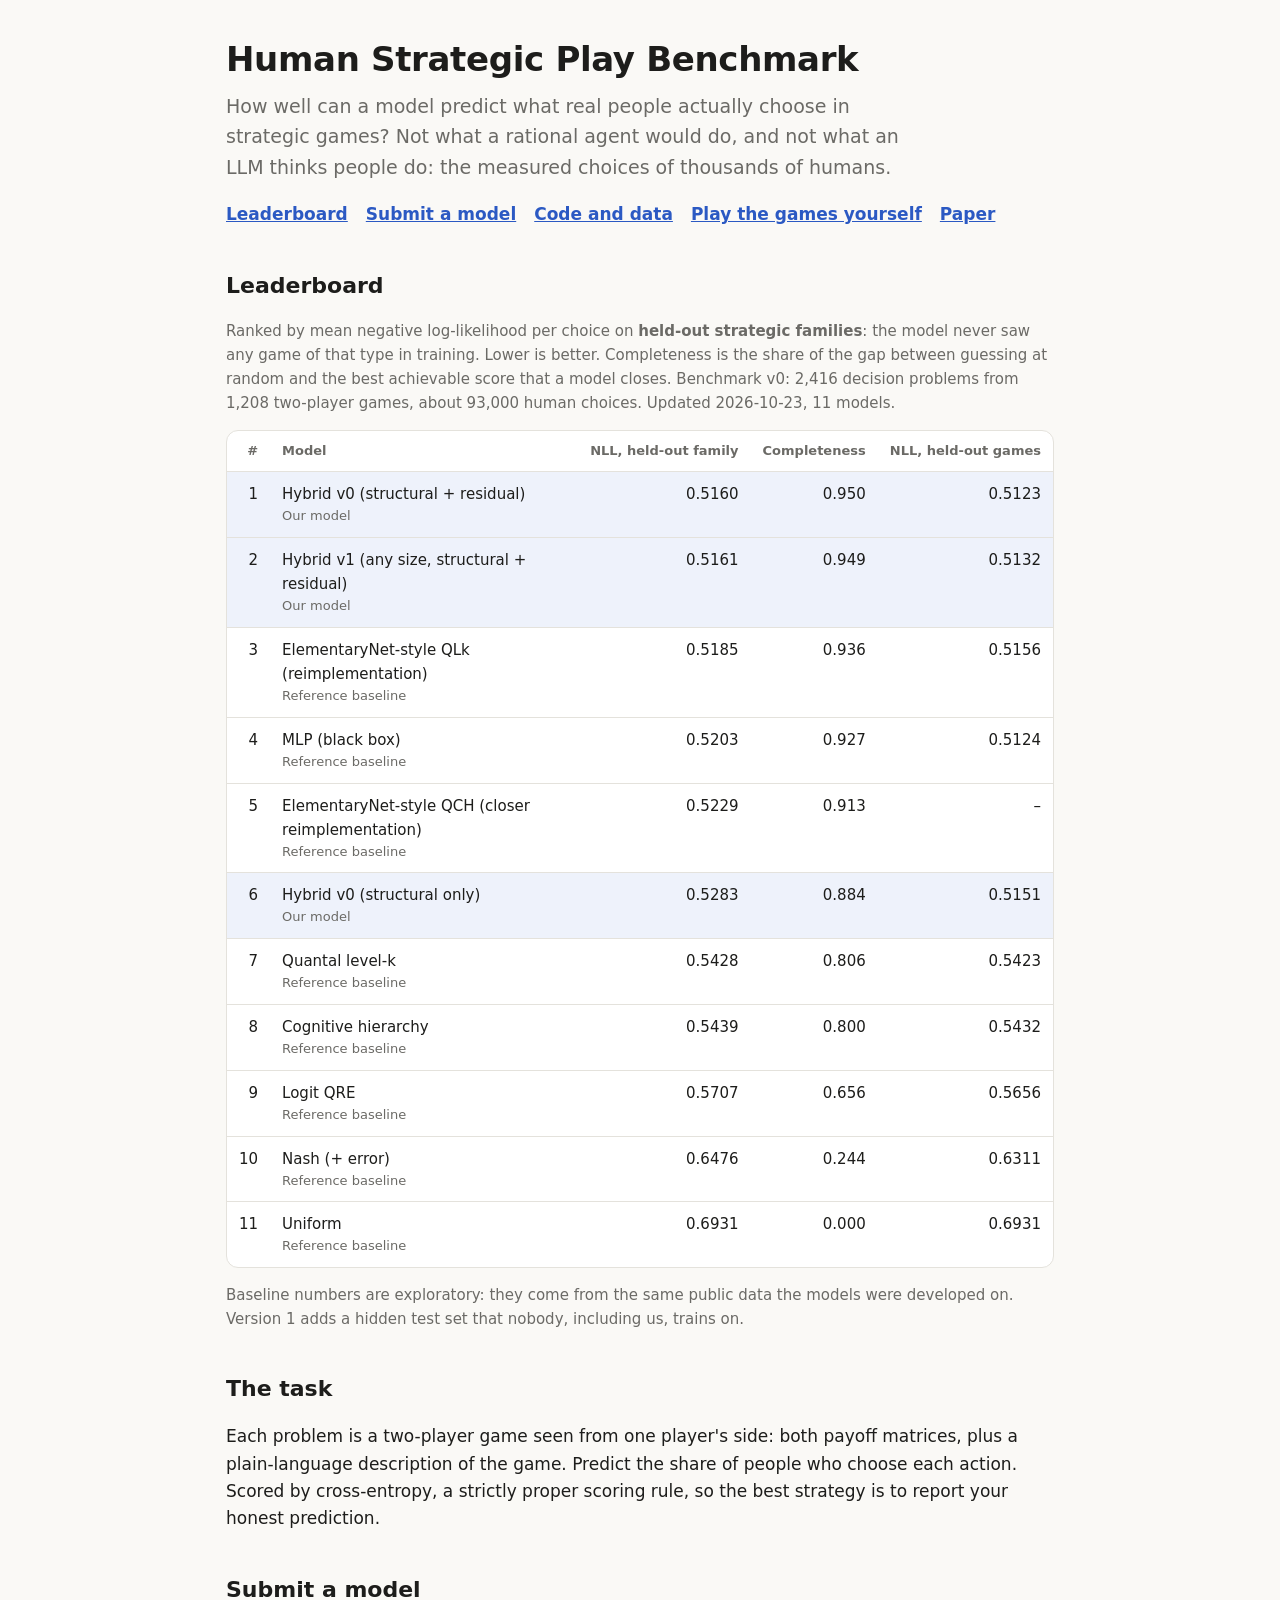
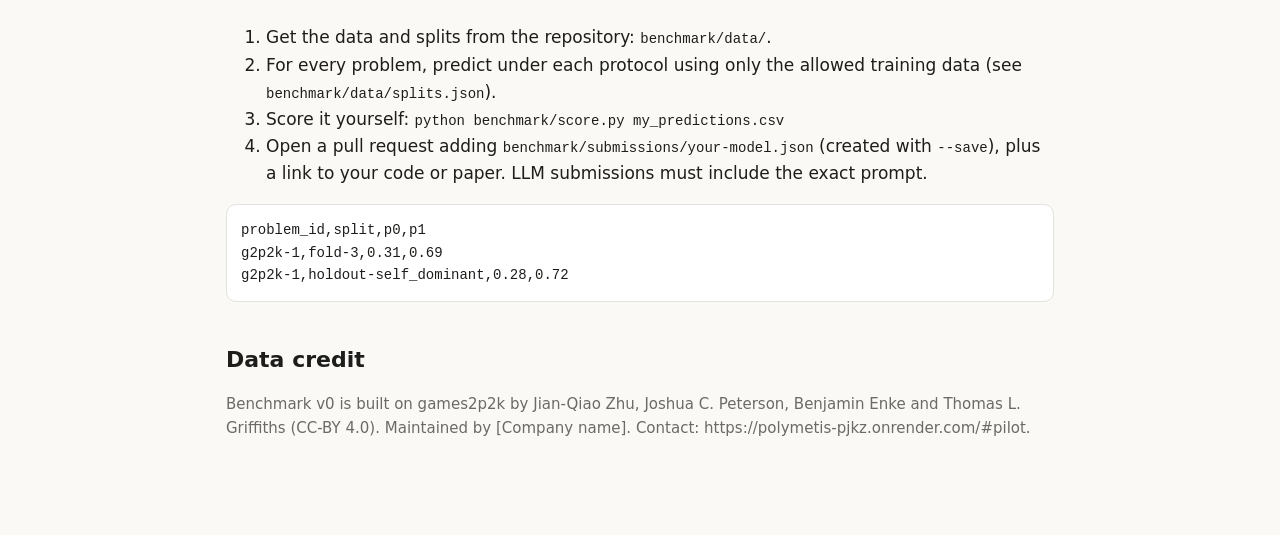
<file: site/index.html>
<!doctype html>
<html lang="en">
<head>
<meta charset="utf-8">
<meta name="viewport" content="width=device-width, initial-scale=1">
<title>Human Strategic Play Benchmark</title>
<meta name="description" content="An open benchmark for predicting how real people play strategic games. Score your model, LLM or theory against human choices.">
<style>
:root { --bg:#faf9f6; --surface:#fff; --ink:#1d1d1b; --muted:#6b6a66; --line:#e4e2dc; --accent:#2b59c3; --soft:#eef2fb; }
@media (prefers-color-scheme: dark) {
  :root:not([data-theme="light"]) { --bg:#161615; --surface:#1f1f1d; --ink:#ecebe7; --muted:#a3a29c; --line:#34332f; --accent:#7aa2ff; --soft:#1e2638; }
}
* { box-sizing: border-box; }
body { margin:0; background:var(--bg); color:var(--ink); font:17px/1.6 -apple-system,BlinkMacSystemFont,"Segoe UI",Inter,system-ui,sans-serif; }
main { max-width: 860px; margin: 0 auto; padding: 40px 16px 80px; }
h1 { font-size: 34px; line-height:1.15; margin: 0 0 12px; letter-spacing:-0.01em; }
h2 { font-size: 22px; margin: 40px 0 10px; }
p.lead { font-size: 19px; color: var(--muted); margin-top: 0; max-width: 680px; }
a { color: var(--accent); }
.links a { margin-right: 18px; font-weight: 600; }
.table-wrap { overflow-x: auto; border: 1px solid var(--line); border-radius: 12px; background: var(--surface); }
table { width:100%; border-collapse: collapse; font-size: 15px; min-width: 560px; }
th, td { padding: 10px 12px; border-bottom: 1px solid var(--line); text-align: left; vertical-align: top; }
th { color: var(--muted); font-weight: 600; font-size: 13px; }
tr:last-child td { border-bottom: 0; }
tr.ours td { background: var(--soft); }
td.num, th.num { text-align: right; font-variant-numeric: tabular-nums; white-space: nowrap; }
.sub { color: var(--muted); font-size: 13px; }
.tag { font-size: 11px; border: 1px solid var(--line); border-radius: 6px; padding: 1px 6px; margin-left: 6px; color: var(--muted); }
code, pre { font-family: ui-monospace, SFMono-Regular, Menlo, monospace; font-size: 14px; }
pre { background: var(--surface); border: 1px solid var(--line); border-radius: 10px; padding: 14px; overflow-x: auto; }
.muted { color: var(--muted); font-size: 15px; }
</style>
</head>
<body>
<main>
  <h1>Human Strategic Play Benchmark</h1>
  <p class="lead">How well can a model predict what real people actually choose in strategic games? Not what a rational agent would do, and not what an LLM thinks people do: the measured choices of thousands of humans.</p>
  <p class="links"><a href="#leaderboard">Leaderboard</a><a href="#submit">Submit a model</a><a href="https://github.com/mmehta4/human-strategic-play">Code and data</a><a href="https://[your-domain]">Play the games yourself</a><a href="https://arxiv.org/abs/[id]">Paper</a></p>

  <h2 id="leaderboard">Leaderboard</h2>
  <p class="muted">Ranked by mean negative log-likelihood per choice on <strong>held-out strategic families</strong>: the model never saw any game of that type in training. Lower is better. Completeness is the share of the gap between guessing at random and the best achievable score that a model closes. Benchmark v0: 2,416 decision problems from 1,208 two-player games, about 93,000 human choices. Updated 2026-10-23, 11 models.</p>
  <div class="table-wrap">
  <table>
    <thead><tr><th class="num">#</th><th>Model</th><th class="num">NLL, held-out family</th><th class="num">Completeness</th><th class="num">NLL, held-out games</th></tr></thead>
    <tbody>
<tr class=ours><td class="num">1</td><td>Hybrid v0 (structural + residual)<div class="sub">Our model</div></td><td class="num">0.5160</td><td class="num">0.950</td><td class="num">0.5123</td></tr>
<tr class=ours><td class="num">2</td><td>Hybrid v1 (any size, structural + residual)<div class="sub">Our model</div></td><td class="num">0.5161</td><td class="num">0.949</td><td class="num">0.5132</td></tr>
<tr><td class="num">3</td><td>ElementaryNet-style QLk (reimplementation)<div class="sub">Reference baseline</div></td><td class="num">0.5185</td><td class="num">0.936</td><td class="num">0.5156</td></tr>
<tr><td class="num">4</td><td>MLP (black box)<div class="sub">Reference baseline</div></td><td class="num">0.5203</td><td class="num">0.927</td><td class="num">0.5124</td></tr>
<tr><td class="num">5</td><td>ElementaryNet-style QCH (closer reimplementation)<div class="sub">Reference baseline</div></td><td class="num">0.5229</td><td class="num">0.913</td><td class="num">–</td></tr>
<tr class=ours><td class="num">6</td><td>Hybrid v0 (structural only)<div class="sub">Our model</div></td><td class="num">0.5283</td><td class="num">0.884</td><td class="num">0.5151</td></tr>
<tr><td class="num">7</td><td>Quantal level-k<div class="sub">Reference baseline</div></td><td class="num">0.5428</td><td class="num">0.806</td><td class="num">0.5423</td></tr>
<tr><td class="num">8</td><td>Cognitive hierarchy<div class="sub">Reference baseline</div></td><td class="num">0.5439</td><td class="num">0.800</td><td class="num">0.5432</td></tr>
<tr><td class="num">9</td><td>Logit QRE<div class="sub">Reference baseline</div></td><td class="num">0.5707</td><td class="num">0.656</td><td class="num">0.5656</td></tr>
<tr><td class="num">10</td><td>Nash (+ error)<div class="sub">Reference baseline</div></td><td class="num">0.6476</td><td class="num">0.244</td><td class="num">0.6311</td></tr>
<tr><td class="num">11</td><td>Uniform<div class="sub">Reference baseline</div></td><td class="num">0.6931</td><td class="num">0.000</td><td class="num">0.6931</td></tr>
    </tbody>
  </table>
  </div>
  <p class="muted">Baseline numbers are exploratory: they come from the same public data the models were developed on. Version 1 adds a hidden test set that nobody, including us, trains on.</p>

  <h2>The task</h2>
  <p>Each problem is a two-player game seen from one player's side: both payoff matrices, plus a plain-language description of the game. Predict the share of people who choose each action. Scored by cross-entropy, a strictly proper scoring rule, so the best strategy is to report your honest prediction.</p>

  <h2 id="submit">Submit a model</h2>
  <ol>
    <li>Get the data and splits from the repository: <code>benchmark/data/</code>.</li>
    <li>For every problem, predict under each protocol using only the allowed training data (see <code>benchmark/data/splits.json</code>).</li>
    <li>Score it yourself: <code>python benchmark/score.py my_predictions.csv</code></li>
    <li>Open a pull request adding <code>benchmark/submissions/your-model.json</code> (created with <code>--save</code>), plus a link to your code or paper. LLM submissions must include the exact prompt.</li>
  </ol>
<pre>problem_id,split,p0,p1
g2p2k-1,fold-3,0.31,0.69
g2p2k-1,holdout-self_dominant,0.28,0.72</pre>

  <h2>Data credit</h2>
  <p class="muted">Benchmark v0 is built on games2p2k by Jian-Qiao Zhu, Joshua C. Peterson, Benjamin Enke and Thomas L. Griffiths (CC-BY 4.0). Maintained by [Company name]. Contact: https://polymetis-pjkz.onrender.com/#pilot.</p>
</main>
</body>
</html>
</file>
